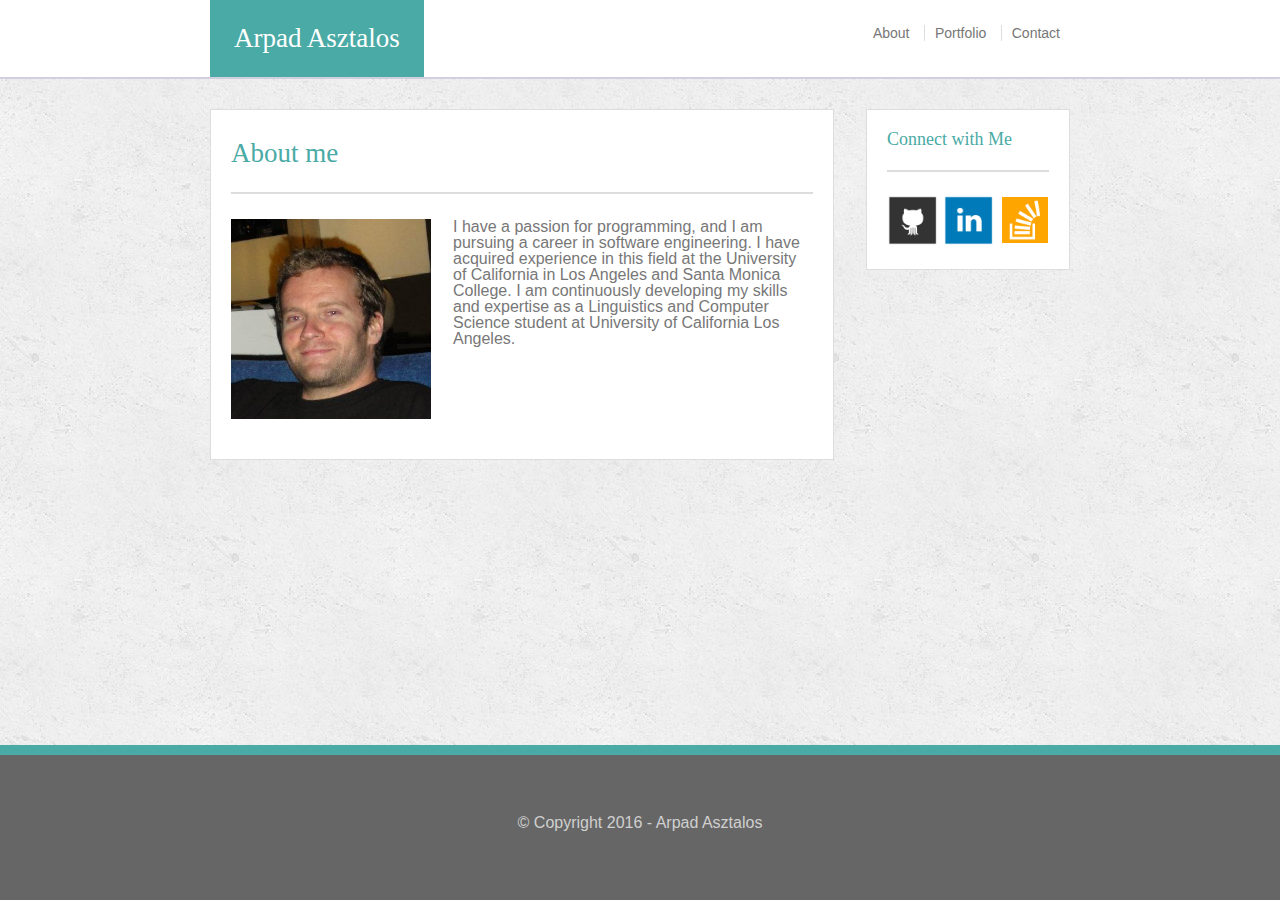
<file: assignment1/index.html>
<!DOCTYPE html>
<html>
	<head>
		<meta charset="utf-8" />
		<link rel="stylesheet" type="text/css" href="assets/css/reset.css">
		<link rel="stylesheet" type="text/css" href="assets/css/style.css">
		<meta name="viewport" content="width=device-width, initial-scale=1">
		<title>Bio</title>
	</head>
	<body>
		<div class="wrapper">
			<nav>
				<div id="nav_main">
					<header><h2>Arpad Asztalos</h2></header>
					<ul id="navbar">
						<li><a href="index.html">About</a></li>
						<li><a id="a_border" href="portfolio.html">Portfolio</a></li>
						<li><a id="a_border" href="contact.html">Contact</a></li>
					</ul>
				</div>
			</nav>
			<main>
				<section id="left_main">
					<header><h2>About me</h2></header>
					<hr>
					<img id="profile_pic" src="assets/images/profile.png" alt="profile picture">
					<p>I have a passion for programming, and I am pursuing a career in software engineering. I have acquired experience in this field at the University of California in Los Angeles and Santa Monica College. I am continuously developing my skills and expertise as a Linguistics and Computer Science student at University of California Los Angeles. 
					</p>
				</section>
				<section id="right_main">
					<h3>Connect with Me</h3>
					<hr>
					<a href="https://github.com/asztell">
						<img src="assets/images/github.png" alt="github">
					</a>
					<a href="https://www.linkedin.com/in/arpad-attila-asztalos-9339976">
						<img src="assets/images/linkedin.png" alt="linkedin">
					</a>
					<a href="http://stackoverflow.com/users/3577098/arpad">
						<img id="smaller_pic" src="assets/images/stackoverflow.png" alt="stackoverflow">
					</a>
				</section>
			</main>
			<div class="push"></div>
		</div>
		<footer>
			<hr>
			<p>&copy; Copyright 2016 - Arpad Asztalos</p>
		</footer>
	</body>
</html>
</file>
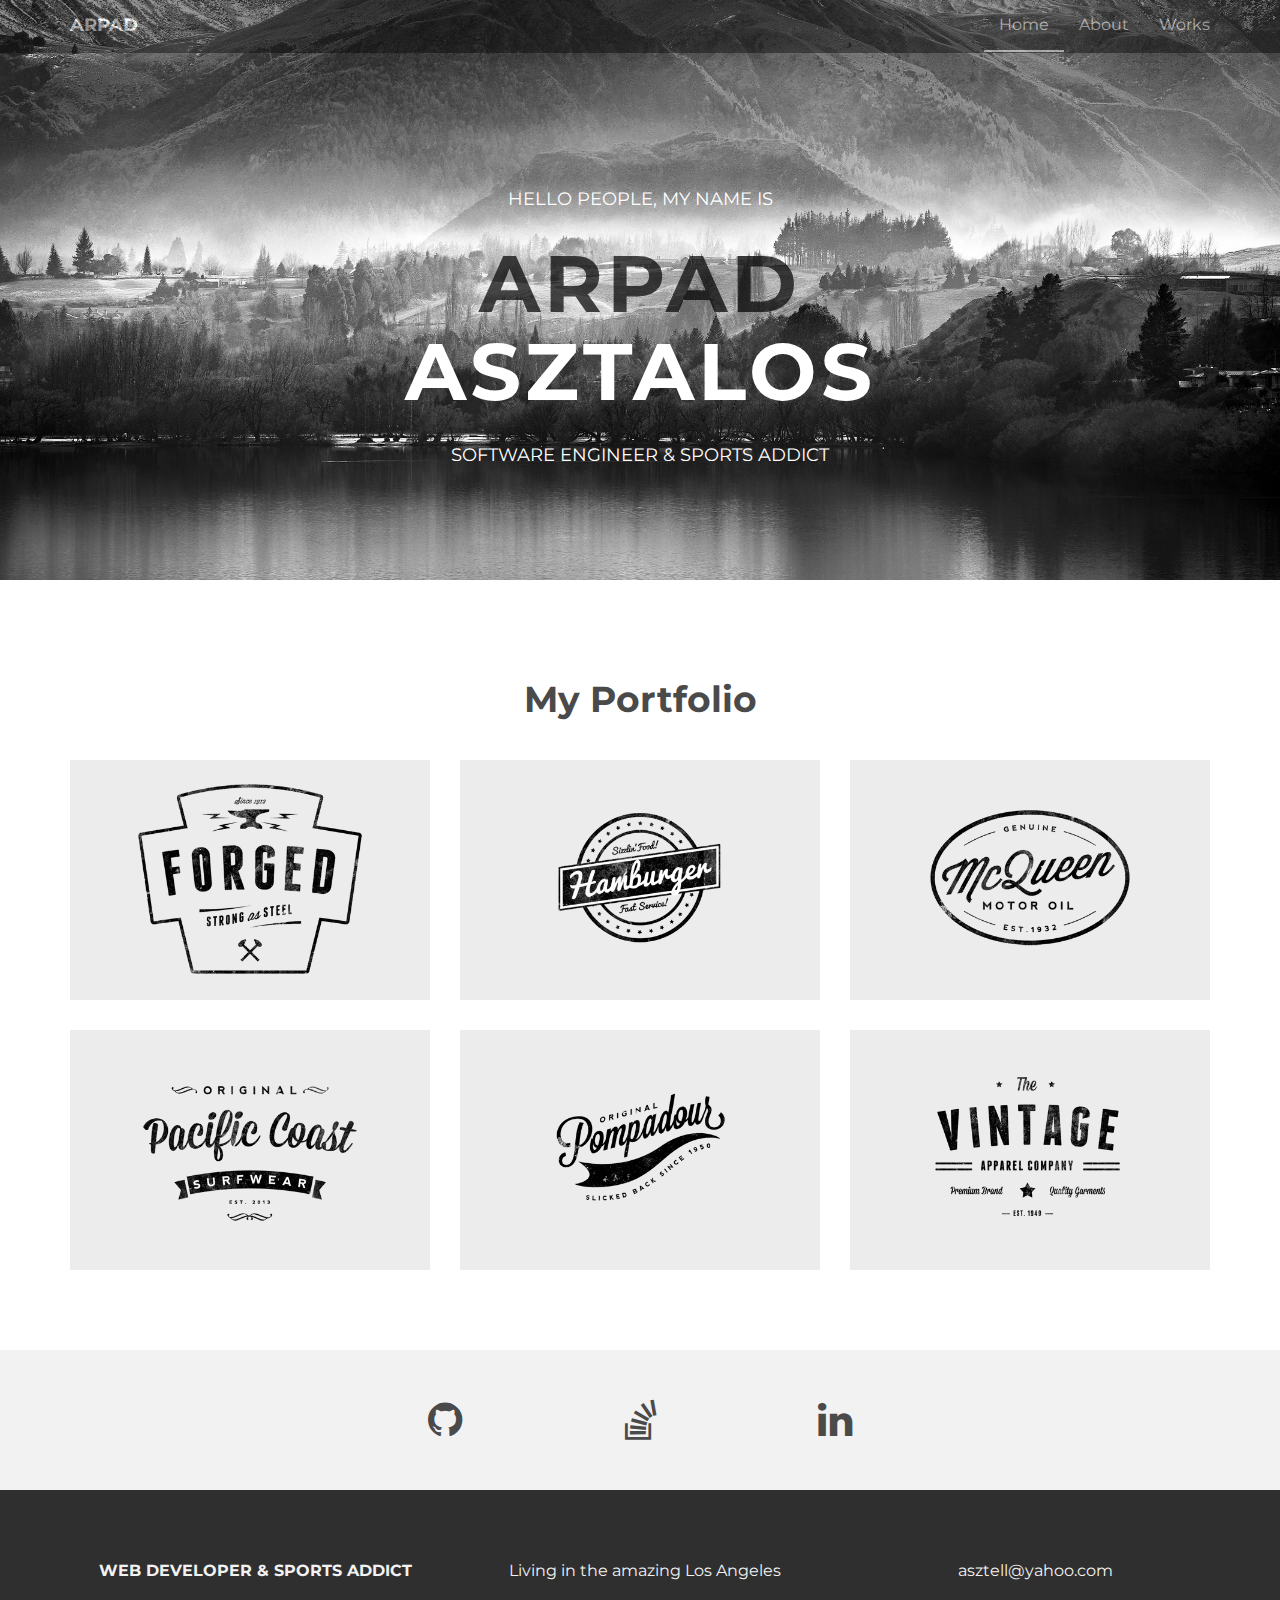
<file: assignment2/index.html>
<!DOCTYPE html>
<html lang="en">
  <head>
    <meta charset="utf-8">
    <meta http-equiv="X-UA-Compatible" content="IE=edge">
    <meta name="viewport" content="width=device-width, initial-scale=1">
    <meta name="description" content="">
    <meta name="author" content="">
    <link rel="shortcut icon" href="assets/ico/favicon.ico">
    <title>ARPAD - WHO I AM</title>
    <link href="assets/css/bootstrap.css" rel="stylesheet">
    <link href="assets/css/style.css" rel="stylesheet">
    <link href="assets/css/font-awesome.min.css" rel="stylesheet">

    <!--[if lt IE 9]><script src="../../assets/js/ie8-responsive-file-warning.js"></script><![endif]-->

    <!--[if lt IE 9]>
      <script src="https://oss.maxcdn.com/libs/html5shiv/3.7.0/html5shiv.js"></script>
      <script src="https://oss.maxcdn.com/libs/respond.js/1.4.2/respond.min.js"></script>
    <![endif]-->
  </head>

  <body>

    <!-- Static navbar -->
    <div class="navbar navbar-default navbar-fixed-top" role="navigation">
      <div class="container">
        <div class="navbar-header">
          <button type="button" class="navbar-toggle" data-toggle="collapse" data-target=".navbar-collapse">
            <span class="sr-only">Toggle navigation</span>
            <span class="icon-bar"></span>
            <span class="icon-bar"></span>
            <span class="icon-bar"></span>
          </button>
          <a class="navbar-brand" href="index.html">ARPAD</a>
        </div>
        <div class="navbar-collapse collapse">
          <ul class="nav navbar-nav navbar-right">
            <li class="active"><a href="index.html">Home</a></li>
            <li><a href="about.html">About</a></li>
            <li><a href="work.html">Works</a></li>
          </ul>
        </div><!--/.nav-collapse -->
      </div>
    </div>


	<div id="headerwrap">
	    <div class="container">
			<div class="row">
				<div class="col-lg-6 col-lg-offset-3">
					<h4>HELLO PEOPLE, MY NAME IS</h4>
					<h1><strong>ARPAD</strong> ASZTALOS</h1>
					<h4>SOFTWARE ENGINEER & SPORTS ADDICT</h4>
				</div>
			</div><!--/row -->
	    </div> <!-- /container -->
	</div><!--/headerwrap -->
	
	<section id="works"></section>
	<div class="container">
		<div class="row centered mt mb">
			<h1>My Portfolio</h1>
			
			<div class="col-lg-4 col-md-4 col-sm-6 col-xs-12 gallery">
				<a href="work.html"><img src="assets/img/portfolio/folio01.png" class="img-responsive"></a>
			</div>
			<div class="col-lg-4 col-md-4 col-sm-6 col-xs-12 gallery">
				<a href="work.html"><img src="assets/img/portfolio/folio02.png" class="img-responsive"></a>
			</div>
			<div class="col-lg-4 col-md-4 col-sm-6 col-xs-12 gallery">
				<a href="work.html"><img src="assets/img/portfolio/folio03.png" class="img-responsive"></a>
			</div>
			<div class="col-lg-4 col-md-4 col-sm-6 col-xs-12 gallery">
				<a href="work.html"><img src="assets/img/portfolio/folio04.png" class="img-responsive"></a>
			</div>
			<div class="col-lg-4 col-md-4 col-sm-6 col-xs-12 gallery">
				<a href="work.html"><img src="assets/img/portfolio/folio05.png" class="img-responsive"></a>
			</div>
			<div class="col-lg-4 col-md-4 col-sm-6 col-xs-12 gallery">
				<a href="work.html"><img src="assets/img/portfolio/folio06.png" class="img-responsive"></a>
			</div>
		</div><!--/row -->
	</div><!--/container -->
	
	<div id="social">
		<div class="container">
			<div class="row centered">
<!-- 				<div class="col-lg-2">
					<a href="#"><i class="fa fa-dribbble"></i></a>
				</div> -->
				<div class="col-lg-2 col-md-2 col-sm-2 col-xs-2 col-lg-offset-3 col-md-offset-3 col-sm-offset-3 col-xs-offset-3">
					<a href="#"><i class="fa fa-github"></i></a>
				</div>
				<div class="col-lg-2 col-md-2 col-sm-2 col-xs-2">
					<a href="#"><i class="fa fa-stack-overflow"></i></a>
				</div>
				<div class="col-lg-2 col-md-2 col-sm-2 col-xs-2">
					<a href="#"><i class="fa fa-linkedin"></i></a>
				</div>
<!-- 				<div class="col-lg-2">
					<a href="#"><i class="fa fa-instagram"></i></a>
				</div>
				<div class="col-lg-2">
					<a href="#"><i class="fa fa-tumblr"></i></a>
				</div>
 -->			
			</div><!--/row -->
		</div><!--/container -->
	</div><!--/social -->

	<div id="footerwrap">
		<div class="container">
			<div class="row centered">
				<div class="col-lg-4">
					<p><b>WEB DEVELOPER & SPORTS ADDICT</b></p>
				</div>
			
				<div class="col-lg-4">
					<p>Living in the amazing Los Angeles</p>
				</div>
				<div class="col-lg-4">
					<p>asztell@yahoo.com</p>
				</div>
			</div>
		</div>
	</div><!--/footerwrap -->
	


    <!-- Bootstrap core JavaScript
    ================================================== -->
    <!-- Placed at the end of the document so the pages load faster -->
    <script src="https://ajax.googleapis.com/ajax/libs/jquery/1.11.0/jquery.min.js"></script>
    <script src="assets/js/bootstrap.min.js"></script>
  </body>
</html>
</file>
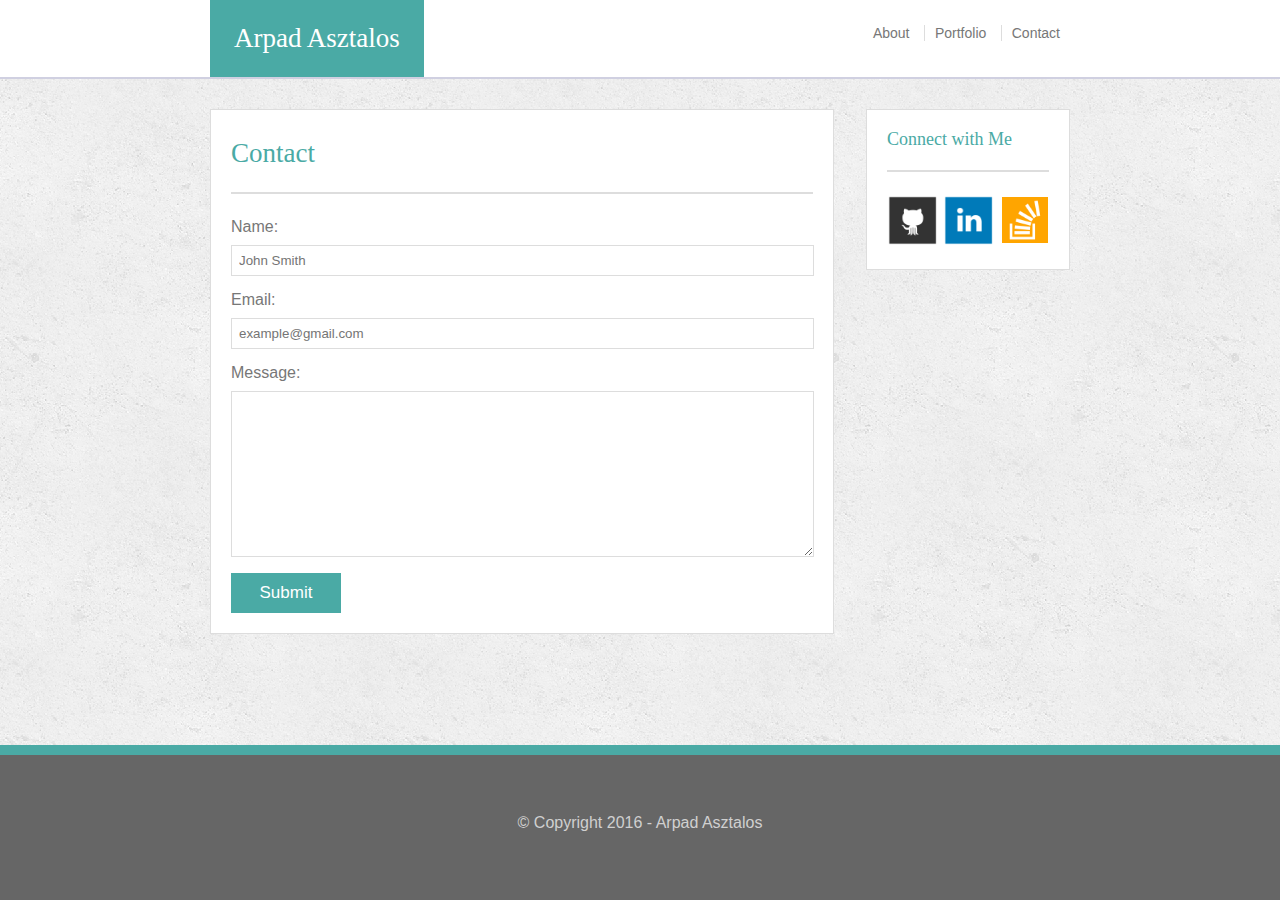
<file: assignment1/contact.html>
<!DOCTYPE html>
<html>
	<head>
		<meta charset="utf-8">
		<link rel="stylesheet" type="text/css" href="assets/css/reset.css">
		<link rel="stylesheet" type="text/css" href="assets/css/style.css">
		<meta name="viewport" content="width=device-width, initial-scale=1">
		<title>Bio</title>
	</head>
	<body>
		<div class="wrapper">
			<nav>
				<div id="nav_main">
					<header><h2>Arpad Asztalos</h2></header>
					<ul id="navbar">
						<li><a href="index.html">About</a></li>
						<li><a id="a_border" href="portfolio.html">Portfolio</a></li>
						<li><a id="a_border" href="contact.html">Contact</a></li>
					</ul>
				</div>
			</nav>
			<main>
				<section id="left_main">
					<header><h2>Contact</h2></header>
					<hr>
					<form action="" method="get">
						<label>Name: </label>
						<input type="text" name="name" placeholder="John Smith"><br>
						<label>Email: </label>
						<input type="text" name="email" placeholder="example@gmail.com"><br>
						<label>Message: </label>
						<textarea name="message" rows="10" cols="30">
						</textarea><br>
	  					<input id="submit_button" type="submit" value="Submit">
					</form>
				</section>
				<section id="right_main">
					<h3>Connect with Me</h3>
					<hr>
					<a href="https://github.com/asztell">
						<img src="assets/images/github.png" alt="github">
					</a>
					<a href="https://www.linkedin.com/in/arpad-attila-asztalos-9339976">
						<img src="assets/images/linkedin.png" alt="linkedin">
					</a>
					<a href="http://stackoverflow.com/users/3577098/arpad">
						<img id="smaller_pic" src="assets/images/stackoverflow.png" alt="stackoverflow">
					</a>
				</section>
			</main>
			<div class="push"></div>
		</div>
		<footer>
			<hr>
			<p>&copy; Copyright 2016 - Arpad Asztalos</p>
		</footer>
	</body>
</html>
</file>
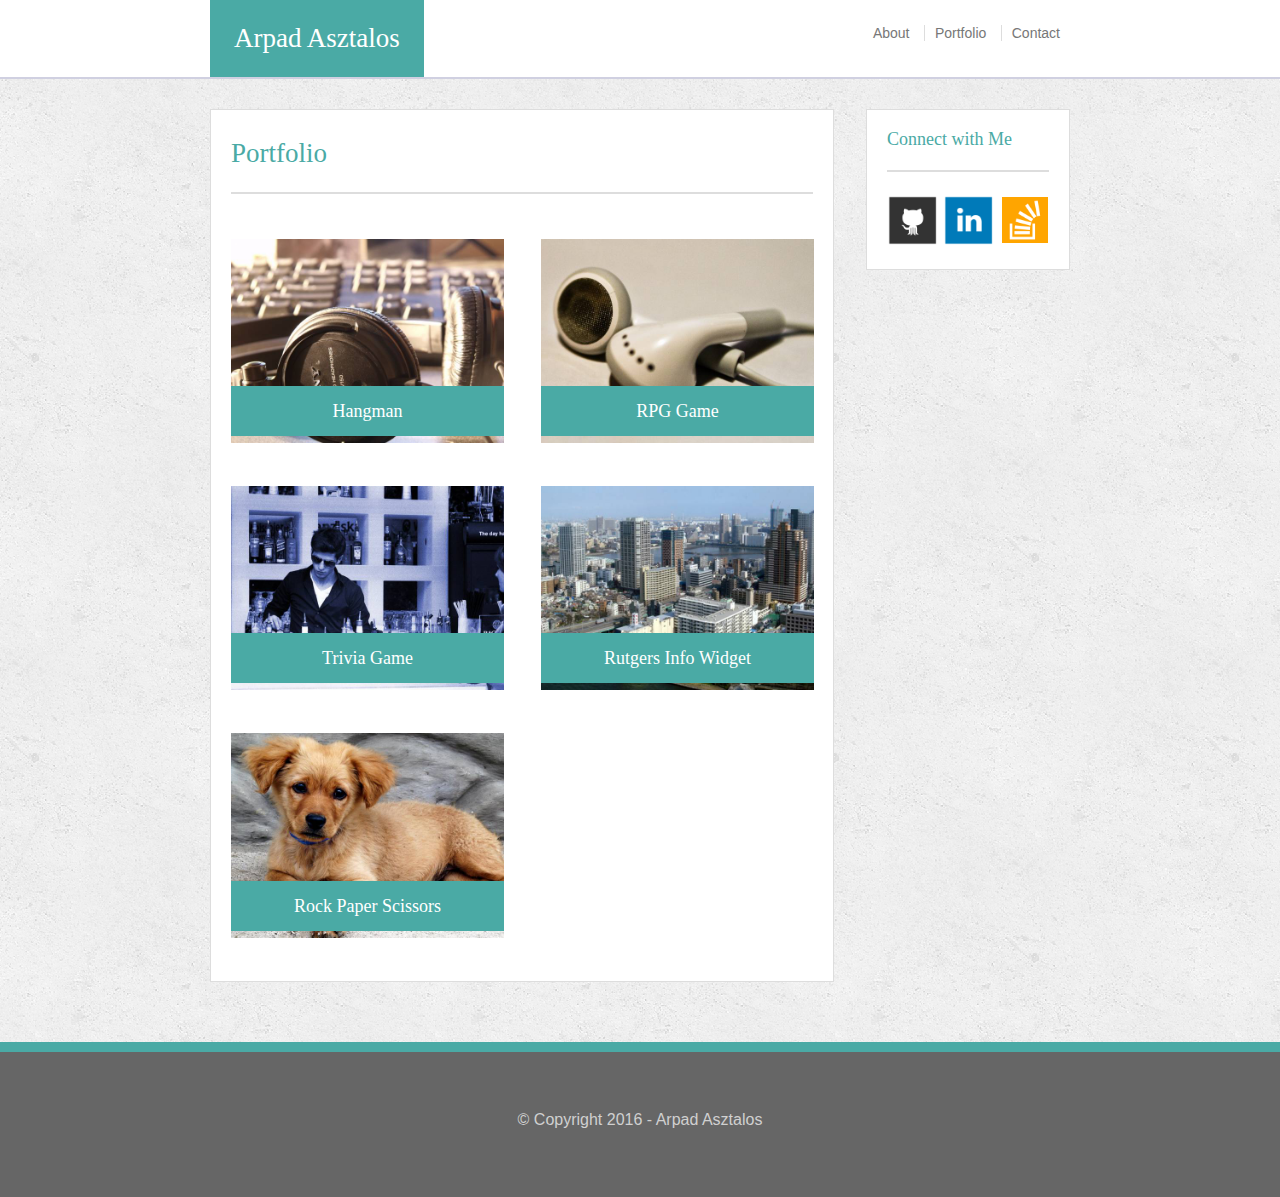
<file: assignment1/portfolio.html>
<!DOCTYPE html>
<html>
	<head>
		<meta charset="utf-8" />
		<link rel="stylesheet" type="text/css" href="assets/css/reset.css">
		<link rel="stylesheet" type="text/css" href="assets/css/style.css">
		<meta name="viewport" content="width=device-width, initial-scale=1">
		<title>Bio</title>
	</head>
	<body>
		<div class="wrapper">
			<nav>
				<div id="nav_main">
					<header><h2>Arpad Asztalos</h2></header>
					<ul id="navbar">
						<li><a href="index.html">About</a></li>
						<li><a id="a_border"href="portfolio.html">Portfolio</a></li>
						<li><a id="a_border" href="contact.html">Contact</a></li>
					</ul>
				</div>
			</nav>
			<main>
				<section id="left_main">
					<header><h2>Portfolio</h2></header>
					<hr>
					<div id="portfolio_pix">
						<a href="#">
							<img src="assets/images/img1.jpg" alt="1">
							<h3>Hangman</h3>
						</a>
						<a href="#">
							<img src="assets/images/img2.jpg" alt="2">
							<h3>RPG Game</h3>
						</a>
						<a href="#">
							<img src="assets/images/img3.jpg" alt="3">
							<h3>Trivia Game</h3>
						</a>
						<a href="#">
							<img src="assets/images/img4.jpg" alt="4">
							<h3>Rutgers Info Widget</h3>
						</a>
						<a href="#">
							<img src="assets/images/img5.jpg" alt="5">
							<h3>Rock Paper Scissors</h3>
						</a>
					</div>
				</section>
				<section id="right_main">
					<h3>Connect with Me</h3>
					<hr>
					<a href="https://github.com/asztell">
						<img src="assets/images/github.png" alt="github">
					</a>
					<a href="https://www.linkedin.com/in/arpad-attila-asztalos-9339976">
						<img src="assets/images/linkedin.png" alt="linkedin">
					</a>
					<a href="http://stackoverflow.com/users/3577098/arpad">
						<img id="smaller_pic" src="assets/images/stackoverflow.png" alt="stackoverflow">
					</a>
				</section>
			</main>
		<div class="push"></div>
		</div>
		<footer>
			<hr>
			<p>&copy; Copyright 2016 - Arpad Asztalos</p>
		</footer>
	</body>
</html>
</file>
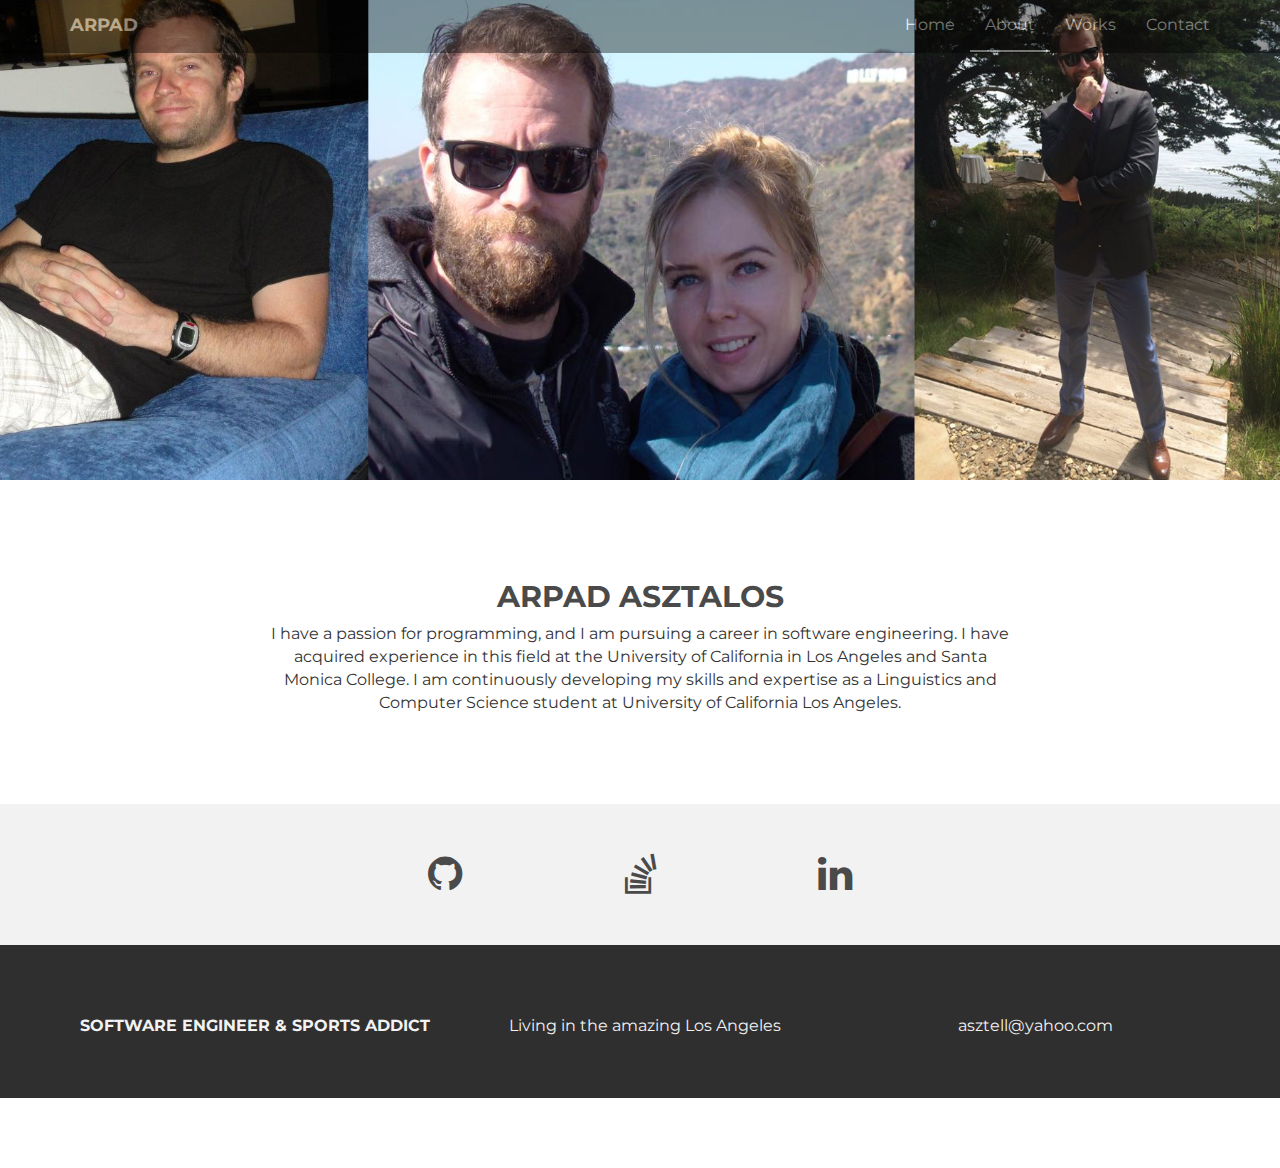
<file: assignment2/about.html>
<!DOCTYPE html>
<html lang="en">
  <head>
    <meta charset="utf-8">
    <meta http-equiv="X-UA-Compatible" content="IE=edge">
    <meta name="viewport" content="width=device-width, initial-scale=1">
    <meta name="description" content="">
    <meta name="author" content="">
    <link rel="shortcut icon" href="assets/ico/favicon.ico">
    <title>ARPAD - WHO I AM</title>
    <link href="assets/css/bootstrap.css" rel="stylesheet">
    <link href="assets/css/style.css" rel="stylesheet">
    <link href="assets/css/font-awesome.min.css" rel="stylesheet">

    <!-- Just for debugging purposes. Don't actually copy this line! -->
    <!--[if lt IE 9]><script src="../../assets/js/ie8-responsive-file-warning.js"></script><![endif]-->

    <!-- HTML5 shim and Respond.js IE8 support of HTML5 elements and media queries -->
    <!--[if lt IE 9]>
      <script src="https://oss.maxcdn.com/libs/html5shiv/3.7.0/html5shiv.js"></script>
      <script src="https://oss.maxcdn.com/libs/respond.js/1.4.2/respond.min.js"></script>
    <![endif]-->
  </head>

  <body>

    <!-- Static navbar -->
    <div class="navbar navbar-default navbar-fixed-top" role="navigation">
      <div class="container">
        <div class="navbar-header">
          <button type="button" class="navbar-toggle" data-toggle="collapse" data-target=".navbar-collapse">
            <span class="sr-only">Toggle navigation</span>
            <span class="icon-bar"></span>
            <span class="icon-bar"></span>
            <span class="icon-bar"></span>
          </button>
          <a class="navbar-brand" href="index.html">ARPAD</a>
        </div>
        <div class="navbar-collapse collapse">
          <ul class="nav navbar-nav navbar-right">
            <li><a href="index.html">Home</a></li>
            <li class="active"><a href="about.html">About</a></li>
            <li><a href="portfolio.html">Works</a></li>
            <li><a href="contact.html">Contact</a></li>
          </ul>
        </div><!--/.nav-collapse -->
      </div>
    </div>


	<div id="aboutwrap">
	    <div class="container">
			<div class="row">
				<div class="col-lg-6 col-lg-offset-3">
				</div>
			</div><!--/row -->
	    </div> <!-- /container -->
	</div><!--/aboutwrap -->
	
	<div class="container">
		<div class="row centered mt mb">
			<div class="col-lg-8 col-lg-offset-2">
				<h2>ARPAD ASZTALOS</h2>
				<p>I have a passion for programming, and I am pursuing a career in software engineering. I have acquired experience in this field at the University of California in Los Angeles and Santa Monica College. I am continuously developing my skills and expertise as a Linguistics and Computer Science student at University of California Los Angeles.</p>
			</div>

		</div><!--/row -->
	</div><!--/container -->
	
	<div id="social">
		<div class="container">
			<div class="row centered">
				<div class="col-lg-2 col-md-2 col-sm-2 col-xs-2 col-lg-offset-3 col-md-offset-3 col-sm-offset-3 col-xs-offset-3">
					<a href="#"><i class="fa fa-github"></i></a>
				</div>
				<div class="col-lg-2 col-md-2 col-sm-2 col-xs-2">
					<a href="#"><i class="fa fa-stack-overflow"></i></a>
				</div>
				<div class="col-lg-2 col-md-2 col-sm-2 col-xs-2">
					<a href="#"><i class="fa fa-linkedin"></i></a>
				</div>
			</div><!--/row -->
		</div><!--/container -->
	</div><!--/social -->

	<div id="footerwrap">
		<div class="container">
			<div class="row centered">
				<div class="col-lg-4">
					<p><b>SOFTWARE ENGINEER & SPORTS ADDICT</b></p>
				</div>
			
				<div class="col-lg-4">
					<p>Living in the amazing Los Angeles</p>
				</div>
				<div class="col-lg-4">
					<p>asztell@yahoo.com</p>
				</div>
			
			</div>
		
		</div>
	</div><!--/footerwrap -->
	


    <!-- Bootstrap core JavaScript
    ================================================== -->
    <!-- Placed at the end of the document so the pages load faster -->
    <script src="https://ajax.googleapis.com/ajax/libs/jquery/1.11.0/jquery.min.js"></script>
    <script src="assets/js/bootstrap.min.js"></script>
  </body>
</html>
</file>
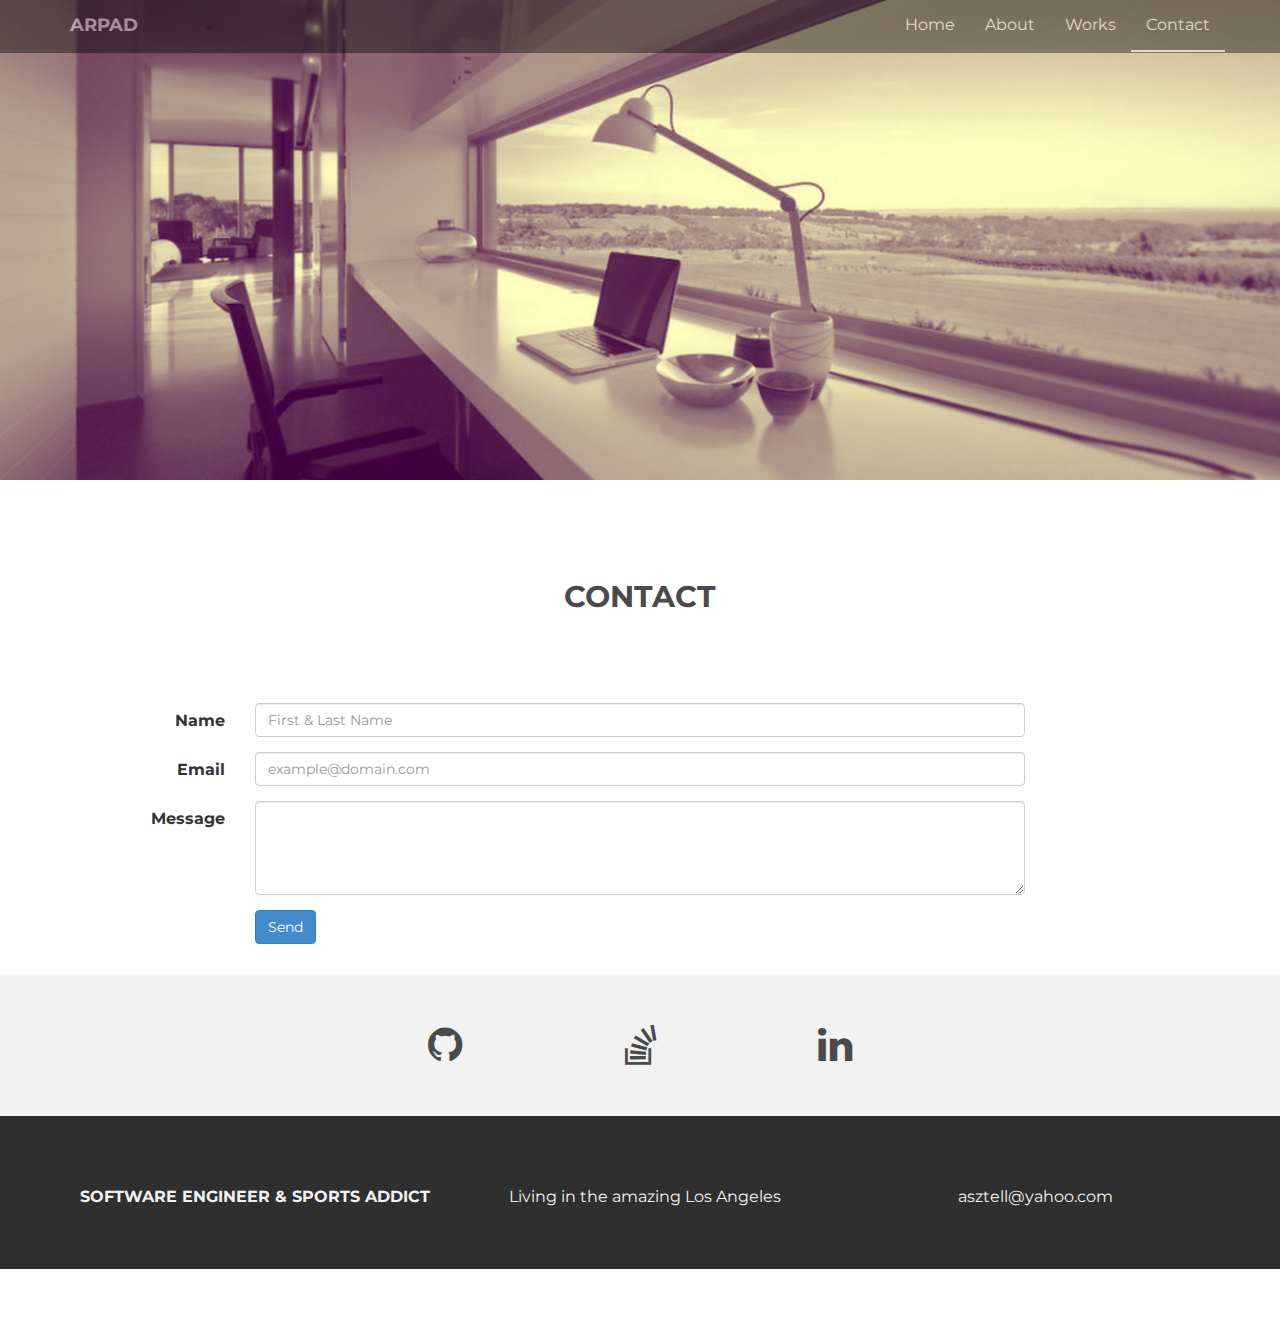
<file: assignment2/contact.html>
<!DOCTYPE html>
<html lang="en">
  <head>
    <meta charset="utf-8">
    <meta http-equiv="X-UA-Compatible" content="IE=edge">
    <meta name="viewport" content="width=device-width, initial-scale=1">
    <meta name="description" content="">
    <meta name="author" content="">
    <link rel="shortcut icon" href="assets/ico/favicon.ico">
    <title>ARPAD - WHO I AM</title>
    <link href="assets/css/bootstrap.css" rel="stylesheet">
    <link href="assets/css/style.css" rel="stylesheet">
    <link href="assets/css/font-awesome.min.css" rel="stylesheet">

    <!-- Just for debugging purposes. Don't actually copy this line! -->
    <!--[if lt IE 9]><script src="../../assets/js/ie8-responsive-file-warning.js"></script><![endif]-->

    <!-- HTML5 shim and Respond.js IE8 support of HTML5 elements and media queries -->
    <!--[if lt IE 9]>
      <script src="https://oss.maxcdn.com/libs/html5shiv/3.7.0/html5shiv.js"></script>
      <script src="https://oss.maxcdn.com/libs/respond.js/1.4.2/respond.min.js"></script>
    <![endif]-->
  </head>

  <body>

    <!-- Static navbar -->
    <div class="navbar navbar-default navbar-fixed-top" role="navigation">
      <div class="container">
        <div class="navbar-header">
          <button type="button" class="navbar-toggle" data-toggle="collapse" data-target=".navbar-collapse">
            <span class="sr-only">Toggle navigation</span>
            <span class="icon-bar"></span>
            <span class="icon-bar"></span>
            <span class="icon-bar"></span>
          </button>
          <a class="navbar-brand" href="index.html">ARPAD</a>
        </div>
        <div class="navbar-collapse collapse">
          <ul class="nav navbar-nav navbar-right">
            <li><a href="index.html">Home</a></li>
            <li><a href="about.html">About</a></li>
            <li><a href="portfolio.html">Works</a></li>
            <li class="active"><a href="contact.html">Contact</a></li>
          </ul>
        </div><!--/.nav-collapse -->
      </div>
    </div>


	<div id="contactwrap">
	    <div class="container">
			<div class="row">
				<div class="col-lg-6 col-lg-offset-3">
				</div>
			</div><!--/row -->
	    </div> <!-- /container -->
	</div><!--/contactwrap -->
	
	<div class="container">
		<div class="row centered mt mb">
			<div class="col-lg-8 col-lg-offset-2">
				<h2>CONTACT</h2>
			</div>
		</div><!--/row -->
	</div><!--/container -->
	<div class="container">
		<div class="row">
			<form class="form-horizontal" role="form" method="post" action="">
				<div class="form-group">
					<label for="name" class="col-sm-2 control-label">Name</label>
					<div class="col-sm-8">
						<input type="text" class="form-control" id="name" name="name" placeholder="First & Last Name" value="">
					</div>
				</div>
				<div class="form-group">
					<label for="email" class="col-sm-2 control-label">Email</label>
					<div class="col-sm-8">
						<input type="email" class="form-control" id="email" name="email" placeholder="example@domain.com" value="">
					</div>
				</div>
				<div class="form-group">
					<label for="message" class="col-sm-2 control-label">Message</label>
					<div class="col-sm-8">
						<textarea class="form-control" rows="4" name="message"></textarea>
					</div>
				</div>
				<div class="form-group">
					<div class="col-sm-8 col-sm-offset-2">
						<input id="submit" name="submit" type="submit" value="Send" class="btn btn-primary">
					</div>
				</div>
				<div class="form-group">
					<div class="col-sm-8 col-sm-offset-2">
						<!-- Will be used to display an alert to the user-->
					</div>
				</div>
			</form>
		</div>			
	</div>
	<div id="social">
		<div class="container">
			<div class="row centered">
				<div class="col-lg-2 col-md-2 col-sm-2 col-xs-2 col-lg-offset-3 col-md-offset-3 col-sm-offset-3 col-xs-offset-3">
					<a href="#"><i class="fa fa-github"></i></a>
				</div>
				<div class="col-lg-2 col-md-2 col-sm-2 col-xs-2">
					<a href="#"><i class="fa fa-stack-overflow"></i></a>
				</div>
				<div class="col-lg-2 col-md-2 col-sm-2 col-xs-2">
					<a href="#"><i class="fa fa-linkedin"></i></a>
				</div>
			</div><!--/row -->
		</div><!--/container -->
	</div><!--/social -->

	<div id="footerwrap">
		<div class="container">
			<div class="row centered">
				<div class="col-lg-4">
					<p><b>SOFTWARE ENGINEER & SPORTS ADDICT</b></p>
				</div>
			
				<div class="col-lg-4">
					<p>Living in the amazing Los Angeles</p>
				</div>
				<div class="col-lg-4">
					<p>asztell@yahoo.com</p>
				</div>
			
			</div>
		
		</div>
	</div><!--/footerwrap -->
	


    <!-- Bootstrap core JavaScript
    ================================================== -->
    <!-- Placed at the end of the document so the pages load faster -->
    <script src="https://ajax.googleapis.com/ajax/libs/jquery/1.11.0/jquery.min.js"></script>
    <script src="assets/js/bootstrap.min.js"></script>
  </body>
</html>
</file>
<file: assignment1/assets/css/style.css>
* {
	margin: 0;
	border-radius: 0 !important;
	color: #777;
}

html, body {
	background-image: url("../../assets/images/concrete_seamless.png");
	height: 100%;
	font-family: 'Arial', 'Helvetica Neue', Helvetica, sans-serif;
}

h1, h2, h3, h4, h5, h6 {
	font-family: 'Georgia', Times, Times New Roman, serif;
}

h2 {
	font-size: 27px;
}

.wrapper {
	min-height: 100%;
	margin-bottom: -155px;
	overflow: auto;
}

nav {
	border-bottom: solid #d0d0e1 2px;
	background-color: white;
	padding-top: 25px;
	padding-bottom: 25px;
}

#nav_main {
	width: 860px;
	margin: auto;
}

#navbar {
	float: right;
	margin: auto;
	border: none;
}

header{
	display: inline;
}

#nav_main > header > h2{
	display: inline;
	padding: 24px;
	background-color: #4aaaa5;
	color: white;
}

main {
	width: 860px;
	margin: 30px auto;
	margin-bottom: 30px;
}

#left_main {						
	float: left;
	width: 582px;
	background-color: white;
	padding: 20px;
	border: solid #ddd 1px;
	padding-top: 30px;
}

#left_main > header > h2 {
	color: #4aaaa5;
}

#left_main > hr {
	margin: 25px auto;
	border: solid #ddd 1px;
}

#left-main > label {
	padding-bottom: 10px;
}

#portfolio_pix {
	/*border: solid grey 1px;*/
	width: 584px;
}

#portfolio_pix > a > img {
	width: 273px;
	height: 204.2px;
	margin-bottom: 20px;
	margin-top: 20px;
	position: relative;
	/*border: solid grey 1px;*/
	display: inline-block;
}

#portfolio_pix > a > img {
	margin-left: 33px;
}

#portfolio_pix > a:nth-child(2n-1) > img:nth-child(1) {
	margin-left: 0px;
}

#portfolio_pix > a > h3 {
	/*display: inline;*/
	width: 273px;
	height: 50px;
	position: absolute;
	/*border: solid grey 1px;*/
	font-size: 18px;
	background-color: #4aaaa5;
	color: white;
	z-index: 2;
	line-height: 50px;
	text-align: center;
	margin-top: -80px;
	margin-left: 310px;
}

#portfolio_pix > a:nth-child(2n-1) > h3:nth-child(2) {
	margin-left: 0px;
	width: 273px;
}

#profile_pic {
	width: 200px;
	height: 200px;
	display: inline;
	float: left;
	margin-right: 22px;
	margin-bottom: 20px;
}

input, textarea {
	display: block;
	border: solid #ddd 1px;
}

input[type="text"], textarea {
	width: 567px;
	margin-top: 10px;
	padding: 7px;
}

#submit_button {
	width: 110px;
	height: 40px;
	font-size: 17px;
	border: none;
	background-color: #4aaaa5;
	color: white;
}

#right_main {
	float: right;
	background-color: white;
	padding: 20px;
	width: 162px;
	border: solid #ddd 1px;
}

#right_main > h3 {
	margin: 0;
	color: #4aaaa5;
	padding: 0;
	font-size: 18px;
}

#right_main > hr{
	margin: 22px auto;
	color: #ddd;
	border: solid #ddd 1px;
}

a > img {
	width: 52px;
	height: 52px;
	text-decoration: none;
}

#smaller_pic {
	width: 46.5px;
	height: 46.5px;
	margin-bottom: 3px;
	margin-left: 2px;
}

#ul_container {
	margin-top: 20px;
}

ul {
	display: inline;
	border: solid gray .2px;
	padding-left: 0;
	list-style-type: none;
}

li {
	display: inline;
	list-style-type: none;
}

a {
	text-decoration: none;
}

#navbar > li > a {
	text-decoration: none;
	padding: 0 10px;
	font-size: 14px;
}

#a_border {
	border-left: solid #ddd 1px;
}

footer {
	background-color: #666666;
	color: white;
	bottom: 0;
	clear: both;
}

footer > hr {
	background-color: #4aaaa5;
	height: 10px;
	border: none;
}

footer > p {
	text-align: center;
	line-height: 135px;
	color: #d0d0d0;
}

footer, .push {
	height: 155px;
	clear: both;
}

.push {
	margin-bottom: 60px;
}

@media screen and (max-width: 980px) {
	#nav_main {
		width: 610px;
	}
	main {
		width: 610px;
	}
	#left_main {						
		width: 332px;
	}
	#portfolio_pix {
		width: 334px;
	}
	#portfolio_pix > a > img {
		width: 333px;
		height: 248px;
		margin-left: 0;
	}
	#portfolio_pix > a > h3 {
		width: 333px;
		margin-left: 0;
	}
	#portfolio_pix > a:nth-child(2n-1) > h3:nth-child(2) {
		margin-left: 0px;
		width: 333px;
	}
	input[type="text"], textarea {
		width: 317px;
	}
	#right_main {
		float: right;
		width: 162px;
	}
	
}

@media screen and (max-width: 768px) {
	#nav_main {
		width: 572px;
	}
	main {
		width: 572px;
	}
	#left_main {						
		width: 530px;
	}
	#portfolio_pix {
		width: 532px;
	}
	#portfolio_pix > a > img {
		width: 256px;
		height: 189.2px;
		margin-left: 15px;
	}
	#portfolio_pix > a > h3 {
		width: 256px;
		margin-left: 275px;
	}
	#portfolio_pix > a:nth-child(2n-1) > h3:nth-child(2) {
		margin-left: 0px;
		width: 256px;
	}
	#portfolio_pix > a:nth-child(2n-1) > img:nth-child(2) {
		margin-left: 0px;
	}
	input[type="text"], textarea {
		width: 515px;
	}
	#right_main {
		float: left;
		width: 530px;
		margin: 30px auto;
	}
	
}

@media screen and (max-width: 640px) {
	#nav_main {
		width: 100%;
	}
	nav {
		padding-top: 0;
		padding-bottom: 55px;
	}
	header {
		display: block;
		width: 100%;
	}
	#nav_main > header > h2 {
		display: block;
		width: 100%;
		text-align: center;
		padding: 24px 0;
	}
	#navbar {
		margin: auto;
		display: block;
		width: 100%;
		padding-bottom: 15px;
		padding-top: 20px;
	}
	#navbar > li {
		display: inline;
		width: 33%;
		float: left;
		text-align: center;
		border-left: solid #ddd 1px;
	}
	#navbar > li:nth-child(2) {
		width: 32%;
	}
	#a_border {
		border-left: none;
	}
	main {
		width: 100%;
	}
	#left_main {						
		width: 80%;
		float: none;
		margin: 0 auto;
		padding: 3%;
		padding-top: 25px;
		overflow: auto;
		padding-bottom: 20px;
	}
	#left_main > header > h2{
		/*padding: 25px;*/
		padding-bottom: 0px;
	}
	#left_main > header {
		margin: 0;
		/*padding-left: 20px;*/
		text-align: center;
	}
	#left_main > p {
	}
	#left_main > form > input, 
	#left_main > form > textarea {
		width: 95%;
		margin: auto;
		margin-top: 10px;
	}
	#submit_button {
		float: none;
		margin: auto;
	}
	#portfolio_pix {
		width: 100%;
		margin: auto;
		float: none;
	}
	#portfolio_pix > a {
		margin: auto;
		float: none;
		display: block;
		text-align: center;
	}
	#portfolio_pix > a > img {
		width: 363px;
		height: 270.4px;
		margin: auto;
		float: none;
	}
	#portfolio_pix > a > h3 {
		width: 363px;
		margin: auto;
		/*margin-bottom: 60px;*/
		float: none;
		position: relative;
		top: -60px;
	}
	#portfolio_pix > a:nth-child(2n-1) > h3:nth-child(2) {
		margin: auto;
		width: 363px;
		display: block;
		position: relative;
		top: -60px;
	}
	#portfolio_pix > a:nth-child(2n-1) > img:nth-child(2) {
		margin: auto;
	}
	input[type="text"], textarea {
		width: 515px;
	}
	#right_main {
		float: none;
		width: 80%;
		margin: 20px auto;
	}
	
}
</file>
<file: assignment2/assets/css/style.css>
/*
 * Author: Arpad Asztalos
 *
 * Project Name: Junior Portfolio
 * Version: 1.0
 * Date: 07-10-2016
 * URL: 
 */


/* ==========================================================================
   Base Styles, Bootstrap Modifications & Fonts Import
   ========================================================================== */

@import url(http://fonts.googleapis.com/css?family=Montserrat:400,700);


::-moz-selection {
    background: #f2c2c9;
    color: #a4003a;
    text-shadow: none;
}

::selection {
    background: #16a085;
    color: #a4003a;
    text-shadow: none;
}

/*
 * A better looking default horizontal rule
 */

 hr {
    display: block;
    height: 1px;
    border: 0;
    border-top: 1px solid #ccc;
    margin: 1em 0;
    padding: 0;
}

.centered {
	text-align: center
}

.mt {
	margin-top: 80px;
}

.mb {
	margin-bottom: 80px;
}

/* ==========================================================================
   General styles
   ========================================================================== */


body {
    font-family: 'Montserrat', sans-serif;
    font-weight: 400;
    font-size: 16px;

    -webkit-font-smoothing: antialiased;
    -webkit-overflow-scrolling: touch;
}

h1, h2, h3, h4, h5, h6 {
	font-weight: 700;
    color: #4a4a4a;
}


.navbar-brand {
	font-weight: 700;
}

.navbar-default .navbar-brand {
	color: white;
}

.navbar-default {
	/*background-color: transparent;*/
	background-color: #000;
	opacity: .4;
	border-color: transparent;
}

.navbar-default .navbar-nav > .active > a, .navbar-default .navbar-nav > .active > a:hover, .navbar-default .navbar-nav > .active > a:focus {
	color: white;
	/*background-color: transparent;*/
	background-color: #000;
	border-bottom: 2px solid white
}

.navbar-default .navbar-nav > li > a {
	color: white;
}

/* ==========================================================================
   Wrap Sections
   ========================================================================== */

#headerwrap {
/*	background: url(../img/back.jpg) no-repeat center top;*/
	background: url(../img/mountain_small-village_lake.jpg) no-repeat center top;
	/*background: url(../img/ws_Monochrome_Nature_1920x1200.jpg) no-repeat center top;*/
	margin-top: -70px;
	padding-top: 250px;
	text-align:center;
	background-attachment: relative;
	background-position: center center;
	min-height: 650px;
	width: 100%;
	
    -webkit-background-size: 100%;
    -moz-background-size: 100%;
    -o-background-size: 100%;
    background-size: 100%;

    -webkit-background-size: cover;
    -moz-background-size: cover;
    -o-background-size: cover;
    background-size: cover;
}

#headerwrap h1 {
	color:#ffffff;
	padding-top: 10px;
	padding-bottom: 20px;
	letter-spacing: 4px;
	font-size: 80px;
	font-weight: bold;
}

#headerwrap h4 {
	font-weight: 400;
	color: #ffffff
}

#headerwrap h1 strong {
	color: #000;
	opacity: .7;
}

#social {
	padding-top: 50px;
	padding-bottom: 50px;
	background-color: #f2f2f2;
}

#social i {
	font-size: 40px;
	color: #4a4a4a
}

#social i:hover {
	color: #1abc9c
}

#footerwrap {
	padding-top: 70px;
	padding-bottom: 50px;
	background-color: #2f2f2f;
}

#footerwrap p {
	color: #f2f2f2;
	margin-left: 10px;
}

#workwrap {	
	background: url(../img/dev_desk1.jpg) no-repeat center top;
	margin-top: -70px;
	padding-top: 250px;
	text-align:center;
	background-attachment: relative;
	background-position: center center;
	min-height: 650px;
	width: 100%;
	
    -webkit-background-size: 100%;
    -moz-background-size: 100%;
    -o-background-size: 100%;
    background-size: 100%;

    -webkit-background-size: cover;
    -moz-background-size: cover;
    -o-background-size: cover;
    background-size: cover;
}

#workwrap h1 {
	color:#ffffff;
	padding-top: 10px;
	padding-bottom: 20px;
	letter-spacing: 4px;
	font-size: 80px;
	font-weight: bold;
}

#workwrap h4 {
	font-weight: 400;
	color: #ffffff
}

#aboutwrap {
	/*background: url(../img/about.jpg) no-repeat center top;*/
	background: url(../img/folio_collage.jpg) no-repeat center top;
	margin-top: -70px;
	padding-top: 250px;
	text-align:center;
	background-attachment: relative;
	background-position: center center;
	min-height: 550px;
	width: 100%;
	
    -webkit-background-size: 100%;
    -moz-background-size: 100%;
    -o-background-size: 100%;
    background-size: 100%;

    -webkit-background-size: cover;
    -moz-background-size: cover;
    -o-background-size: cover;
    background-size: cover;
}

#contactwrap {
	/*background: url(../img/about.jpg) no-repeat center top;*/
	background: url(../img/modern_desk_w_filter1.jpg) no-repeat center top;
	margin-top: -70px;
	padding-top: 250px;
	text-align:center;
	background-attachment: relative;
	background-position: center center;
	min-height: 550px;
	width: 100%;
	
    -webkit-background-size: 100%;
    -moz-background-size: 100%;
    -o-background-size: 100%;
    background-size: 100%;

    -webkit-background-size: cover;
    -moz-background-size: cover;
    -o-background-size: cover;
    background-size: cover;
}



/* Gallery */
.gallery {
	margin-top: 30px;
}

.gallery img:hover {
	opacity: 0.4;
}
</file>
